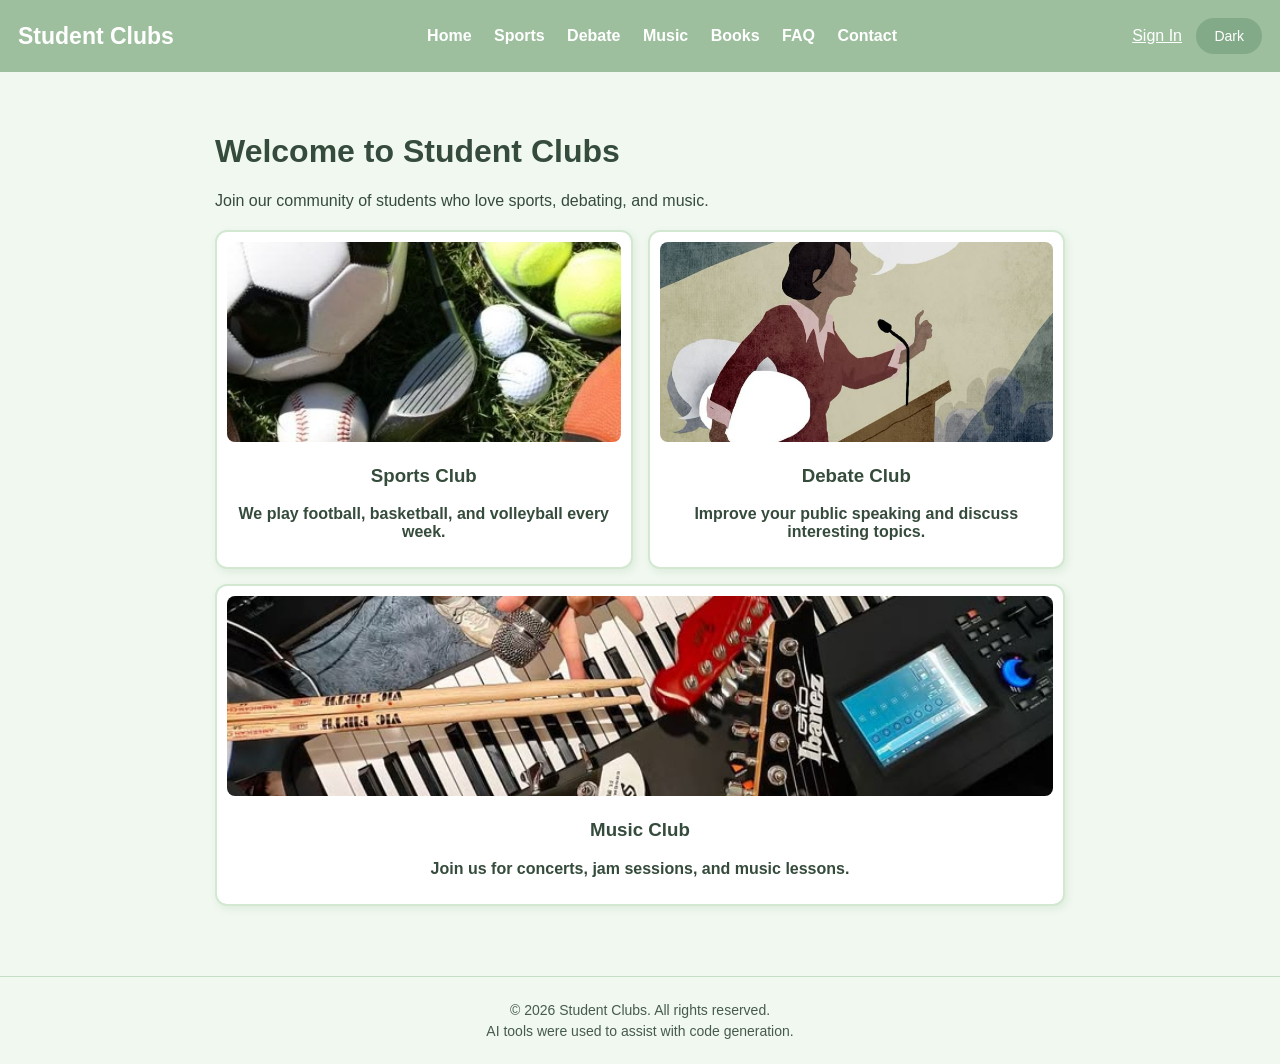
<file: index.html>
<!DOCTYPE html>
<html lang="en">
<head>
    <meta charset="UTF-8">
    <meta name="viewport" content="width=device-width, initial-scale=1.0">
    <title>Home - Student Clubs</title>
    <link rel="stylesheet" href="style.css">
</head>
<body>
    <header class="top-bar">
        <div class="logo">Student Clubs</div>
        <nav class="menu">
            <a href="index.html">Home</a>
            <a href="sports.html">Sports</a>
            <a href="debate.html">Debate</a>
            <a href="music.html">Music</a>
            <a href="books.html">Books</a>
            <a href="faq.html">FAQ</a>
            <a href="contact.html">Contact</a>
        </nav>
        <div>
            <a href="contact.html" id="signInBtn">Sign In</a>
            <span id="userInfo">
                <span id="helloText"></span>
                <button id="signOutBtn">Sign Out</button>
            </span>
            <button id="themeBtn">Dark</button>
        </div>
    </header>

    <main class="content">
        <h1>Welcome to Student Clubs</h1>
        <p>Join our community of students who love sports, debating, and music.</p>
        
        <section class="gallery">
            <div class="img-box">
                <img src="photos/card1.jpeg" alt="Sports Club">
                <h3>Sports Club</h3>
                <p>We play football, basketball, and volleyball every week.</p>
            </div>
            <div class="img-box">
                <img src="photos/card3.jpeg" alt="Debate Club">
                <h3>Debate Club</h3>
                <p>Improve your public speaking and discuss interesting topics.</p>
            </div>
            <div class="img-box">
                <img src="photos/card2.jpeg" alt="Music Club">
                <h3>Music Club</h3>
                <p>Join us for concerts, jam sessions, and music lessons.</p>
            </div>
        </section>
    </main>

    <footer class="footer">
        <p>&copy; 2026 Student Clubs. All rights reserved.</p>
        <p>AI tools were used to assist with code generation.</p>
    </footer>

    <script src="https://code.jquery.com/jquery-3.7.1.min.js"></script>
    <script src="js/script.js"></script>
</body>
</html>
</file>
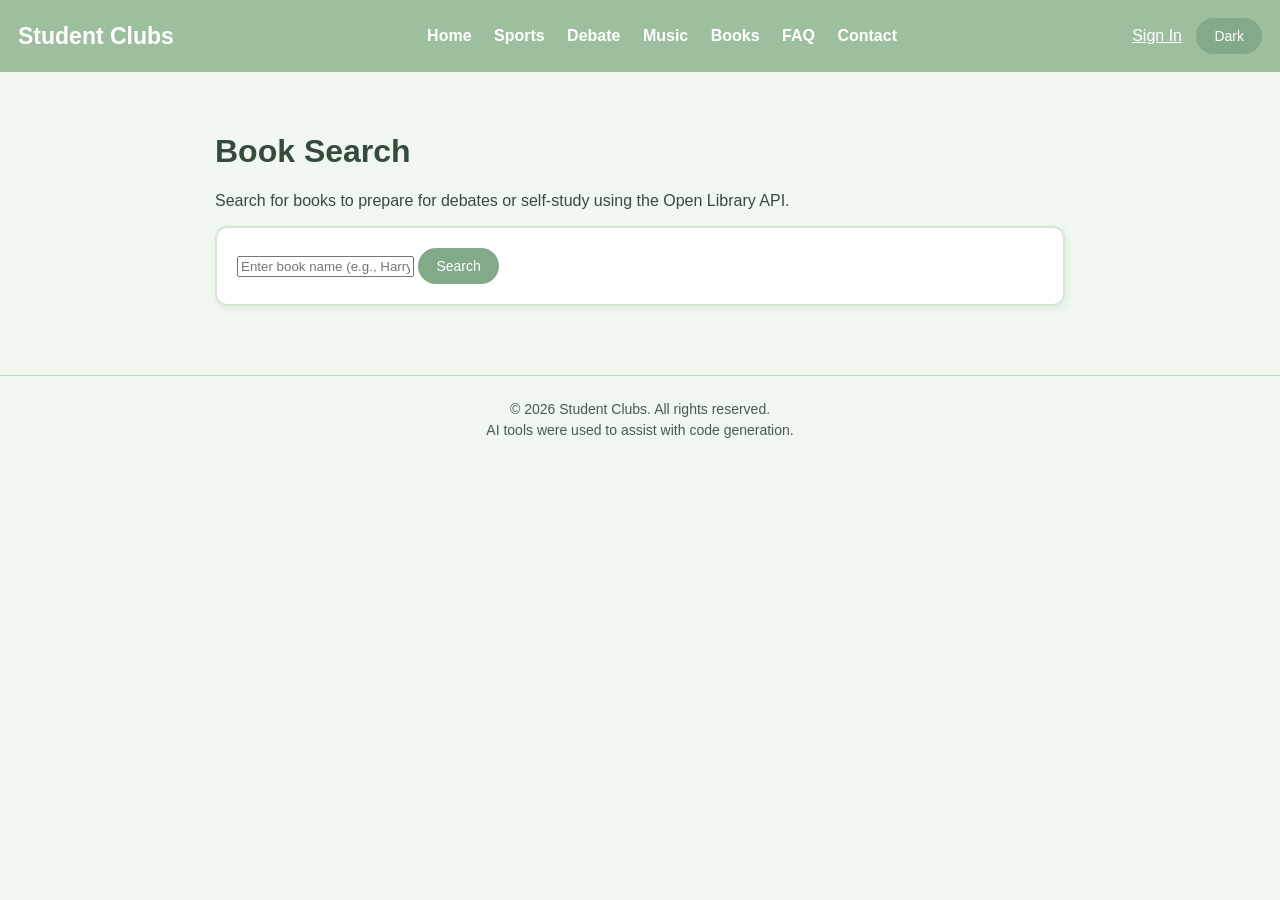
<file: books.html>
<!DOCTYPE html>
<html lang="en">
<head>
    <meta charset="UTF-8">
    <meta name="viewport" content="width=device-width, initial-scale=1.0">
    <title>Books - Student Clubs</title>
    <link rel="stylesheet" href="style.css">
</head>
<body>
    <header class="top-bar">
        <div class="logo">Student Clubs</div>
        <nav class="menu">
            <a href="index.html">Home</a>
            <a href="sports.html">Sports</a>
            <a href="debate.html">Debate</a>
            <a href="music.html">Music</a>
            <a href="books.html">Books</a>
            <a href="faq.html">FAQ</a>
            <a href="contact.html">Contact</a>
        </nav>
        <div>
            <a href="contact.html" id="signInBtn" >Sign In</a>
            <span id="userInfo">
                <span id="helloText"></span>
                <button id="signOutBtn">Sign Out</button>
            </span>
            <button id="themeBtn">Dark</button>
        </div>
    </header>

    <main class="content">
        <h1>Book Search</h1>
        <p>Search for books to prepare for debates or self-study using the Open Library API.</p>
        
        <section class="box">
            <input type="text" id="searchInput" placeholder="Enter book name (e.g., Harry Potter)">
            <button id="searchBtn">Search</button>
        </section>
        
        <h3 id="apiStatus"></h3>
        <section id="results"></section>
    </main>

    <footer class="footer">
        <p>&copy; 2026 Student Clubs. All rights reserved.</p>
        <p>AI tools were used to assist with code generation.</p>
    </footer>

    <script src="https://code.jquery.com/jquery-3.7.1.min.js"></script>
    <script src="js/script.js"></script>
</body>
</html>
</file>
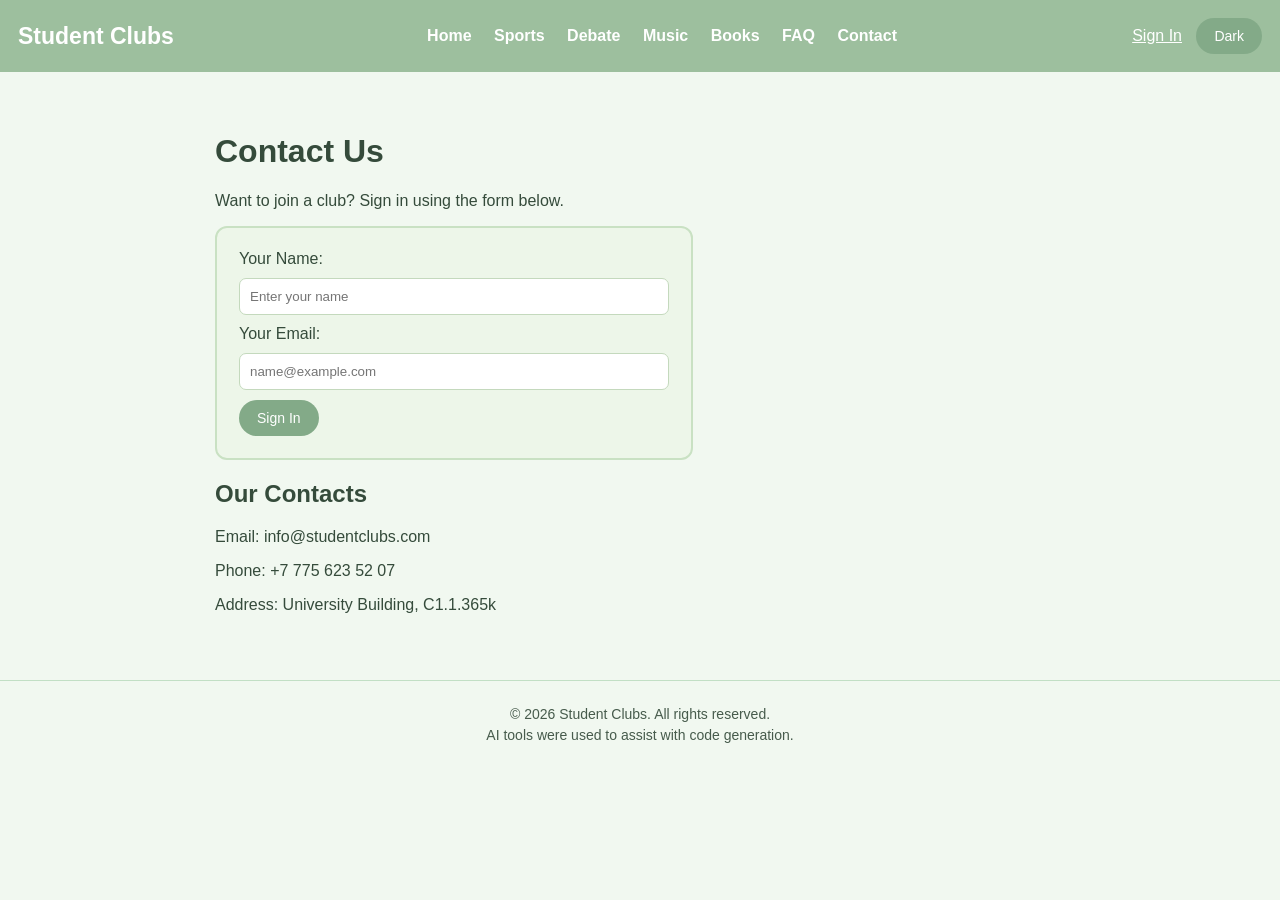
<file: contact.html>
<!DOCTYPE html>
<html lang="en">
<head>
    <meta charset="UTF-8">
    <meta name="viewport" content="width=device-width, initial-scale=1.0">
    <title>Contact - Student Clubs</title>
    <link rel="stylesheet" href="style.css">
</head>
<body>
    <header class="top-bar">
        <div class="logo">Student Clubs</div>
        <nav class="menu">
            <a href="index.html">Home</a>
            <a href="sports.html">Sports</a>
            <a href="debate.html">Debate</a>
            <a href="music.html">Music</a>
            <a href="books.html">Books</a>
            <a href="faq.html">FAQ</a>
            <a href="contact.html">Contact</a>
        </nav>
        <div>
            <a href="contact.html" id="signInBtn">Sign In</a>
            <span id="userInfo">
                <span id="helloText"></span>
                <button id="signOutBtn">Sign Out</button>
            </span>
            <button id="themeBtn">Dark</button>
        </div>
    </header>

    <main class="content">
        <h1>Contact Us</h1>
        <p>Want to join a club? Sign in using the form below.</p>
        <section class="form-box">
            <div id="loginError" ></div>
            <form id="loginForm">
                <label>Your Name:</label>
                <input type="text" id="nameInput" placeholder="Enter your name">
                <label>Your Email:</label>
                <input type="email" id="emailInput" placeholder="name@example.com">
                <button type="submit">Sign In</button>
            </form>
        </section>
        <section>
            <h2>Our Contacts</h2>
            <p>Email: info@studentclubs.com</p>
            <p>Phone: +7 775 623 52 07</p>
            <p>Address: University Building, C1.1.365k</p>
        </section>
    </main>

    <footer class="footer">
        <p>&copy; 2026 Student Clubs. All rights reserved.</p>
        <p>AI tools were used to assist with code generation.</p>
    </footer>

    <script src="https://code.jquery.com/jquery-3.7.1.min.js"></script>
    <script src="js/script.js"></script>
</body>
</html>
</file>
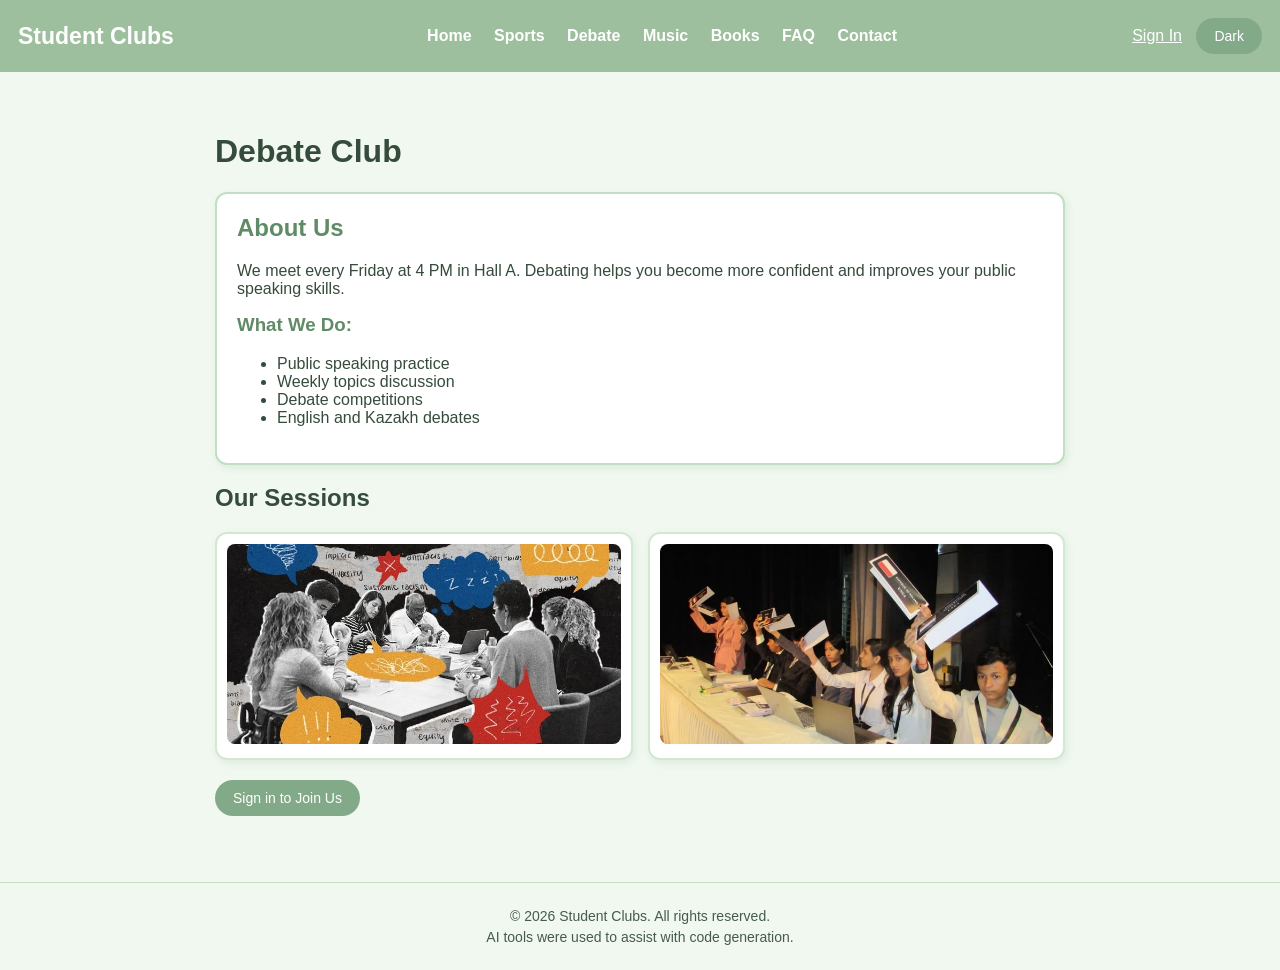
<file: debate.html>
<!DOCTYPE html>
<html lang="en">
<head>
    <meta charset="UTF-8">
    <meta name="viewport" content="width=device-width, initial-scale=1.0">
    <title>Debate - Student Clubs</title>
    <link rel="stylesheet" href="style.css">
</head>
<body>
    <header class="top-bar">
        <div class="logo">Student Clubs</div>
        <nav class="menu">
            <a href="index.html">Home</a>
            <a href="sports.html">Sports</a>
            <a href="debate.html">Debate</a>
            <a href="music.html">Music</a>
            <a href="books.html">Books</a>
            <a href="faq.html">FAQ</a>
            <a href="contact.html">Contact</a>
        </nav>
        <div>
            <a href="contact.html" id="signInBtn">Sign In</a>
            <span id="userInfo">
                <span id="helloText"></span>
                <button id="signOutBtn">Sign Out</button>
            </span>
            <button id="themeBtn">Dark</button>
        </div>
    </header>

    <main class="content">
        <h1>Debate Club</h1>
        <section class="box">
            <h2>About Us</h2>
            <p>We meet every Friday at 4 PM in Hall A. Debating helps you become more confident and improves your public speaking skills.</p>
            <h3>What We Do:</h3>
            <ul>
                <li>Public speaking practice</li>
                <li>Weekly topics discussion</li>
                <li>Debate competitions</li>
                <li>English and Kazakh debates</li>
            </ul>
        </section>

        <h2>Our Sessions</h2>
        <section class="gallery">
            <div class="img-box">
                <img src="photos/debate1.jpeg" alt="Debate 1">
            </div>
            <div class="img-box">
                <img src="photos/debate2.jpeg" alt="Debate 2">
            </div>
        </section>

        <p>
            <a href="contact.html"><button>Sign in to Join Us</button></a>
        </p>
    </main>

    <footer class="footer">
        <p>&copy; 2026 Student Clubs. All rights reserved.</p>
        <p>AI tools were used to assist with code generation.</p>
    </footer>

    <script src="https://code.jquery.com/jquery-3.7.1.min.js"></script>
    <script src="js/script.js"></script>
</body>
</html>
</file>
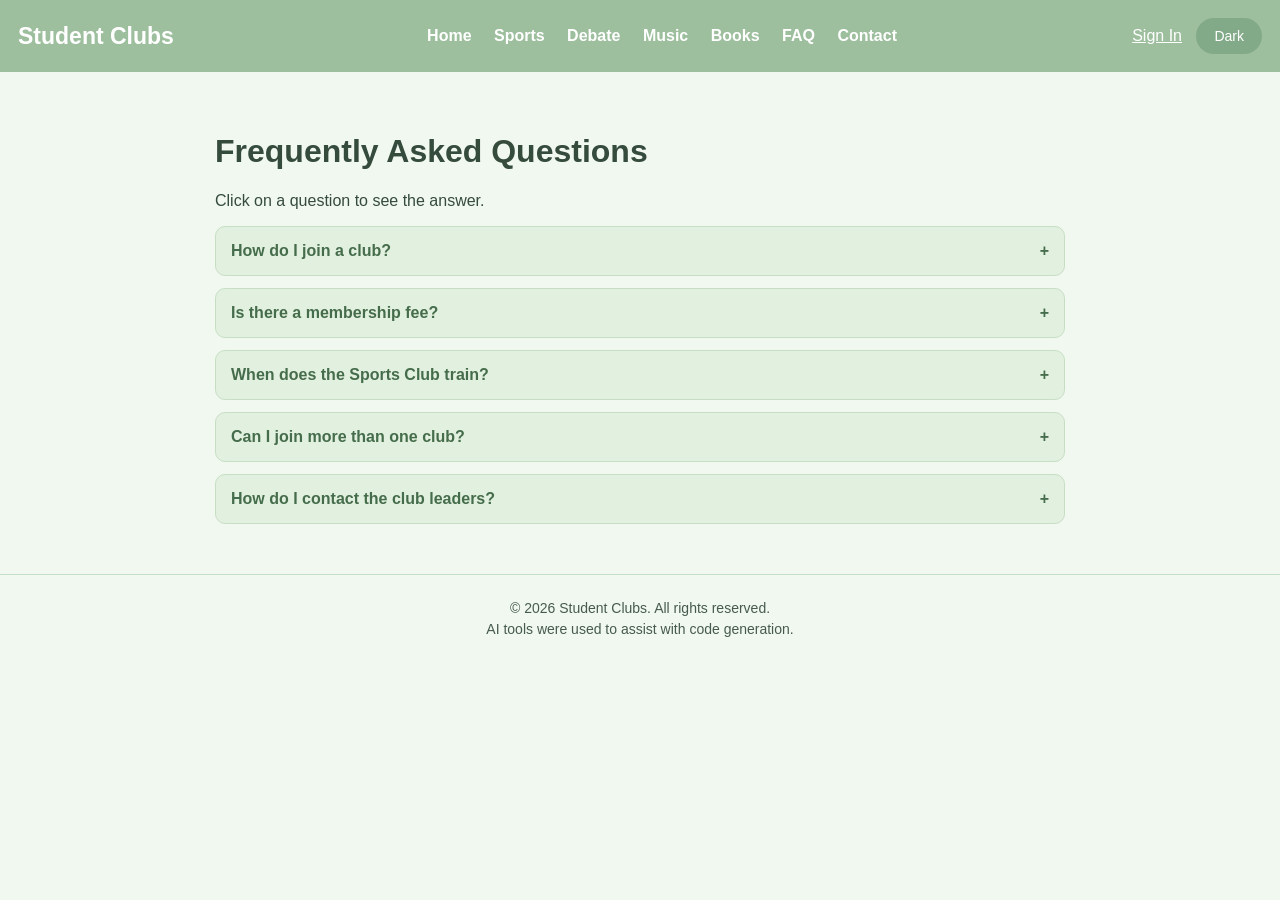
<file: faq.html>
<!DOCTYPE html>
<html lang="en">
<head>
    <meta charset="UTF-8">
    <meta name="viewport" content="width=device-width, initial-scale=1.0">
    <title>FAQ - Student Clubs</title>
    <link rel="stylesheet" href="style.css">
</head>
<body>
    <header class="top-bar">
        <div class="logo">Student Clubs</div>
        <nav class="menu">
            <a href="index.html">Home</a>
            <a href="sports.html">Sports</a>
            <a href="debate.html">Debate</a>
            <a href="music.html">Music</a>
            <a href="books.html">Books</a>
            <a href="faq.html">FAQ</a>
            <a href="contact.html">Contact</a>
        </nav>
        <div>
            <a href="contact.html" id="signInBtn">Sign In</a>
            <span id="userInfo">
                <span id="helloText"></span>
                <button id="signOutBtn">Sign Out</button>
            </span>
            <button id="themeBtn">Dark</button>
        </div>
    </header>

    <main class="content">
        <h1>Frequently Asked Questions</h1>
        <p>Click on a question to see the answer.</p>
        
        <section>
            <button class="question">How do I join a club? <span>+</span></button>
            <div class="answer">
                <p>Go to the Contact page, fill out the form, and sign in. We will contact you!</p>
            </div>

            <button class="question">Is there a membership fee? <span>+</span></button>
            <div class="answer">
                <p>No, all student clubs are absolutely free.</p>
            </div>

            <button class="question">When does the Sports Club train? <span>+</span></button>
            <div class="answer">
                <p>Every Monday and Wednesday at 5 PM on the main field.</p>
            </div>

            <button class="question">Can I join more than one club? <span>+</span></button>
            <div class="answer">
                <p>Yes, you can join as many clubs as you like.</p>
            </div>

            <button class="question">How do I contact the club leaders? <span>+</span></button>
            <div class="answer">
                <p>Email us at info@studentclubs.com or visit the Contact page.</p>
            </div>
        </section>
    </main>

    <footer class="footer">
        <p>&copy; 2026 Student Clubs. All rights reserved.</p>
        <p>AI tools were used to assist with code generation.</p>
    </footer>

    <script src="https://code.jquery.com/jquery-3.7.1.min.js"></script>
    <script src="js/script.js"></script>
</body>
</html>
</file>
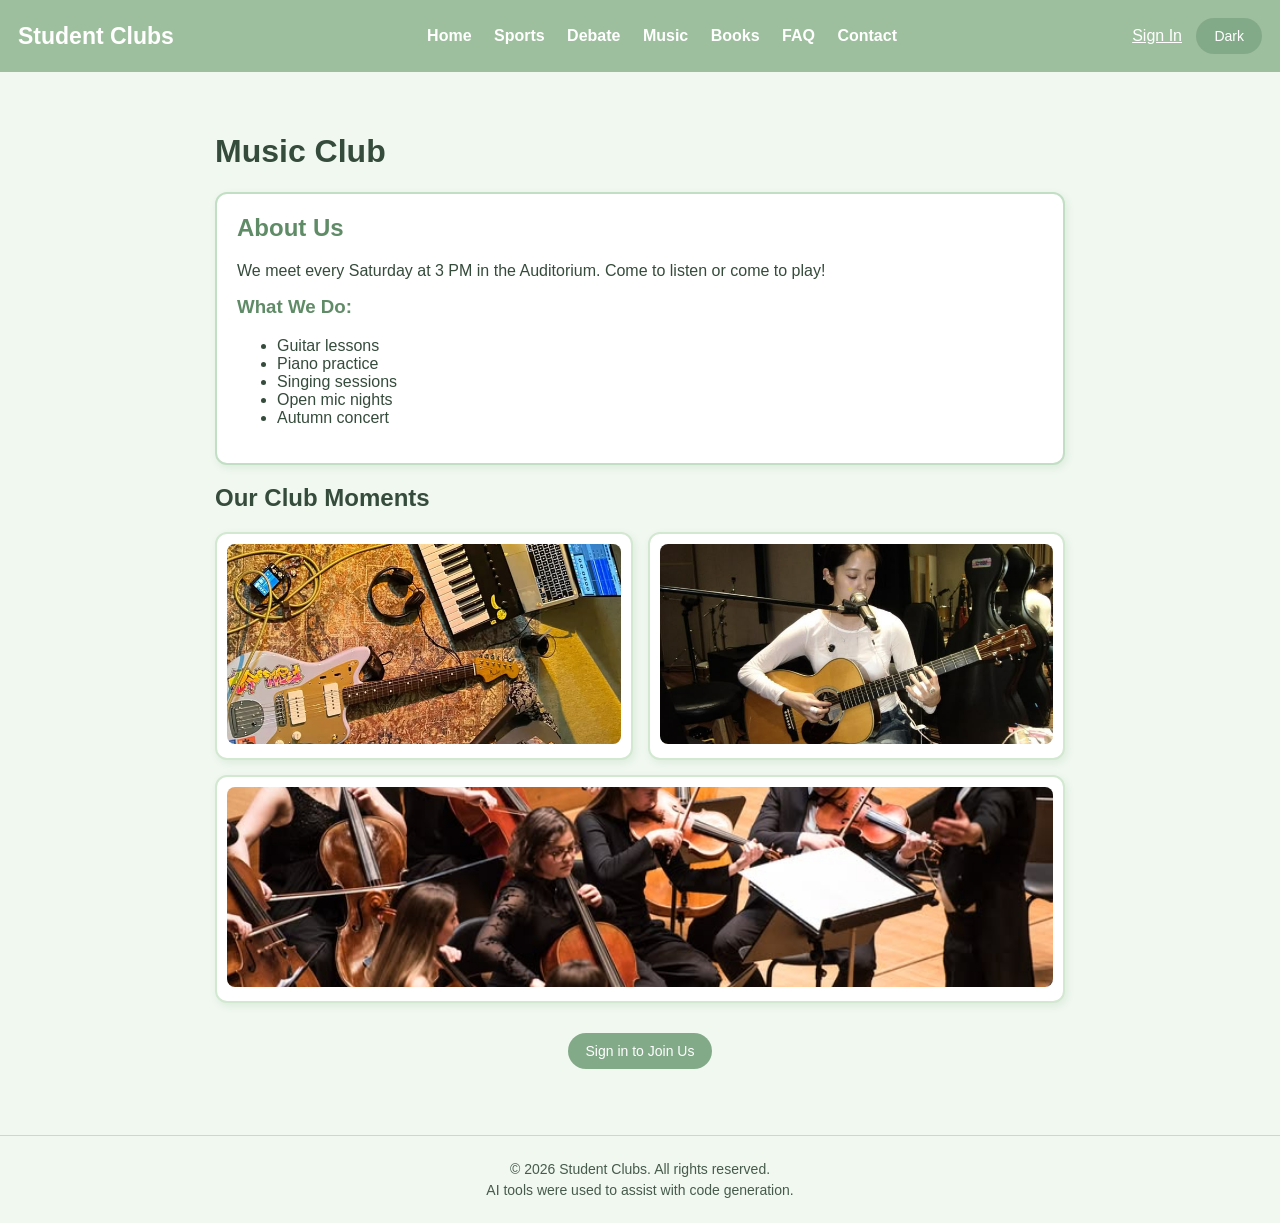
<file: music.html>
<!DOCTYPE html>
<html lang="en">
<head>
    <meta charset="UTF-8">
    <meta name="viewport" content="width=device-width, initial-scale=1.0">
    <title>Music - Student Clubs</title>
    <link rel="stylesheet" href="style.css">
</head>
<body>
    <header class="top-bar">
        <div class="logo">Student Clubs</div>
        <nav class="menu">
            <a href="index.html">Home</a>
            <a href="sports.html">Sports</a>
            <a href="debate.html">Debate</a>
            <a href="music.html">Music</a>
            <a href="books.html">Books</a>
            <a href="faq.html">FAQ</a>
            <a href="contact.html">Contact</a>
        </nav>
        <div>
            <a href="contact.html" id="signInBtn">Sign In</a>
            <span id="userInfo">
                <span id="helloText"></span>
                <button id="signOutBtn">Sign Out</button>
            </span>
            <button id="themeBtn">Dark</button>
        </div>
    </header>

    <main class="content">
        <h1>Music Club</h1>
        
        <section class="box">
            <h2>About Us</h2>
            <p>We meet every Saturday at 3 PM in the Auditorium. Come to listen or come to play!</p>
            <h3>What We Do:</h3>
            <ul>
                <li>Guitar lessons</li>
                <li>Piano practice</li>
                <li>Singing sessions</li>
                <li>Open mic nights</li>
                <li>Autumn concert</li>
            </ul>
        </section>

        <h2>Our Club Moments</h2>
        <section class="gallery">
            <div class="img-box">
                <img src="photos/music1.jpeg" alt="Music 1">
            </div>
            <div class="img-box">
                <img src="photos/music2.jpeg" alt="Music 2">
            </div>
            <div class="img-box">
                <img src="photos/music3.jpeg" alt="Music 3">
            </div>
        </section>

        <p style="text-align: center; margin-top: 30px;">
            <a href="contact.html"><button>Sign in to Join Us</button></a>
        </p>
    </main>

    <footer class="footer">
        <p>&copy; 2026 Student Clubs. All rights reserved.</p>
        <p>AI tools were used to assist with code generation.</p>
    </footer>

    <script src="https://code.jquery.com/jquery-3.7.1.min.js"></script>
    <script src="js/script.js"></script>
</body>
</html>
</file>
<file: style.css>
body {
    font-family: Arial, sans-serif;
    background-color: #f1f8f0;
    color: #354b3b;
    margin: 0;
    padding: 0;
}

body.dark {
    background-color: #25352b;
    color: white;
}

body.dark .top-bar {
    background-color: #466b50;
}

body.dark .box,
body.dark .form-box,
body.dark .book-result,
body.dark .answer {
    background-color: #34483a;
    color: white;
    border-color: #617e65;
}

body.dark .question {
    background-color: #46634c;
    color: white;
}

body.dark .question:hover {
    background-color: #557a5c;
}
.top-bar {
    background-color: #9dbf9e;
    padding: 18px;
    display: flex;
    justify-content: space-between;
    align-items: center;
    color: white;
    flex-wrap: wrap;
    gap: 10px;
}

.logo {
    font-size: 23px;
    font-weight: bold;
}

.menu a {
    color: white;
    text-decoration: none;
    margin-left: 18px;
    font-weight: bold;
}

.menu a:hover {
    color: #eaffdc;
    text-decoration: underline;
}

button {
    background-color: #83aa88;
    color: white;
    border: none;
    border-radius: 20px;
    padding: 10px 18px;
    cursor: pointer;
    font-size: 14px;
    transition: 0.2s;
}

button:hover {
    background-color: #628b69;
}

.content {
    width: 80%;
    max-width: 850px;
    margin: 30px auto;
    padding: 10px;
}

.box {
    background-color: #ffffff;
    border: 2px solid #d2e8d1;
    border-radius: 12px;
    padding: 20px;
    margin-bottom: 18px;
    box-shadow: 2px 3px 8px #dcebdc;
}

.box:nth-child(even) {
    border-color: #c2dfc5;
}

.box h2,
.box h3 {
    color: #608b67;
    margin-top: 0;
}

body.dark .box h2,
body.dark .box h3 {
    color: #a3cba2;
}

.question {
    background-color: #e2f1df;
    color: #456c4b;
    width: 100%;
    text-align: left;
    padding: 15px;
    margin-top: 12px;
    border: 1px solid #c6dfc4;
    border-radius: 10px;
    font-size: 16px;
    font-weight: bold;
    display: flex;
    justify-content: space-between;
    cursor: pointer;
    box-sizing: border-box;
}

.question:hover {
    background-color: #d2e9d0;
}

.answer {
    display: none;
    background-color: white;
    padding: 15px;
    border: 1px solid #c6dfc4;
    border-top: none;
    border-radius: 0 0 10px 10px;
    margin-top: 0; 
    margin-bottom: 10px;
}

.form-box {
    background-color: #edf6e9;
    border: 2px solid #c9e1c3;
    border-radius: 12px;
    padding: 22px;
    max-width: 430px;
}

.form-box input {
    width: 100%;
    padding: 10px;
    margin: 10px 0;
    border: 1px solid #c4d9bd;
    border-radius: 7px;
    box-sizing: border-box;
}

.form-box input:focus {
    outline: 2px solid #a3cba2;
}
.book-result {
    background-color: white;
    border: 2px solid #cce4cc;
    border-radius: 10px;
    padding: 15px;
    margin-bottom: 15px;
    box-shadow: 2px 3px 8px #dcebdc;
}

@media (max-width: 600px) {
    .top-bar {
        flex-direction: column;
        text-align: center;
    }

    .menu {
        margin-top: 10px;
    }

    .menu a {
        display: inline-block;
        margin: 5px;
    }

    .content {
        width: 92%;
    }
}
.gallery {
    display: flex;
    gap: 15px;
    margin-top: 20px;
    margin-bottom: 20px;
    flex-wrap: wrap; 
}

.img-box {
    flex: 1;
    min-width: 250px;
    background-color: white;
    border: 2px solid #d2e8d1;
    padding: 10px;
    text-align: center;
    border-radius: 12px;
    box-shadow: 2px 3px 8px #dcebdc;
}

body.dark .img-box {
    background-color: #34483a;
    border-color: #617e65;
}

.img-box img {
    width: 100%;
    height: 200px;
    object-fit: cover;
    border-radius: 8px;
}

.img-box p {
    margin-top: 10px;
    font-weight: bold;
}
.footer {
    text-align: center;
    padding: 20px;
    margin-top: 40px;
    border-top: 1px solid #c2dfc5;
    font-size: 14px;
    background-color: #f1f8f0;
    color: #354b3b;
}

body.dark .footer {
    border-top: 1px solid #466b50;
    background-color: #25352b;
    color: #eaffdc;
}

.footer p {
    margin: 5px 0;
    opacity: 0.9;
}
#signInBtn { 
    color: white; }

#themeBtn { 
    margin-left: 10px; }

#userInfo { 
    display: none; color: yellow; }
    
.search-input { 
    padding: 10px; width: 60%; }
.join-btn-container { 
    text-align: center; margin-top: 30px; }
</file>
